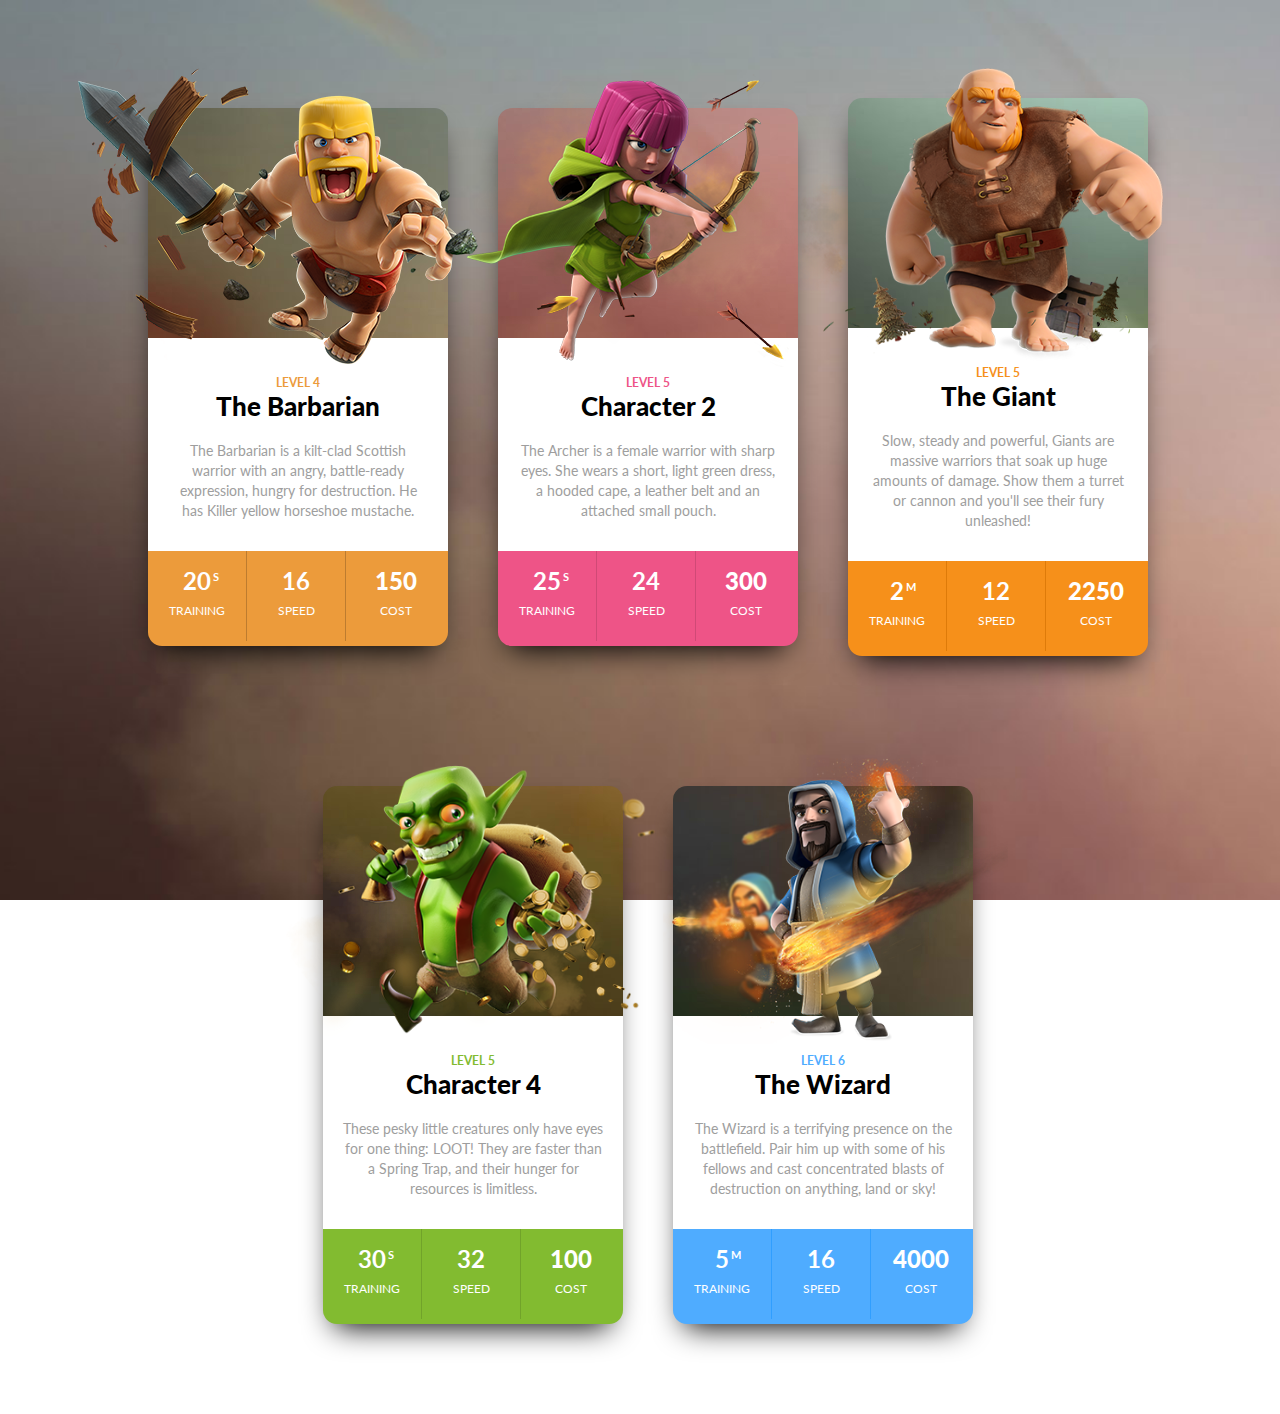
<file: DOM Assignment/04_DOM Project/04_DOM Project/index.html>
<!DOCTYPE html>
<html lang="en">

<head>
    <meta charset="UTF-8" />
    <meta http-equiv="X-UA-Compatible" content="IE=edge" />
    <meta name="viewport" content="width=device-width, initial-scale=1.0" />
    <title>Document</title>
    <link rel="stylesheet" href="./style.css" />
</head>

<body>
    <div class="slide-container">
        <div class="wrapper">
            <div class="clash-card barbarian">
                <div class="clash-card__image clash-card__image--barbarian">
                    <img src="./assets/barbarian.png" alt="barbarian" />
                </div>
                <div class="clash-card__level clash-card__level--barbarian">
                    Level 4
                </div>
                <div>The Barbarian</div>
                <div class="clash-card__unit-description">
                    The Barbarian is a kilt-clad Scottish warrior with an angry,
                    battle-ready expression, hungry for destruction. He has Killer
                    yellow horseshoe mustache.
                </div>

                <div class="clash-card__unit-stats clash-card__unit-stats--barbarian clearfix">
                    <div class="one-third">
                        <div class="stat">20<sup>S</sup></div>
                        <div class="stat-value">Training</div>
                    </div>

                    <div class="one-third">
                        <div class="stat">16</div>
                        <div class="stat-value">Speed</div>
                    </div>

                    <div class="one-third no-border">
                        <div class="stat">150</div>
                        <div class="stat-value">Cost</div>
                    </div>
                </div>
            </div>
            <!-- end clash-card barbarian-->
        </div>
        <!-- end wrapper -->

        <div class="wrapper">
            <div class="clash-card archer">
                <div class="clash-card__image clash-card__image--archer">
                    <img src="./assets/archer.png" alt="archer" />
                </div>
                <div class="clash-card__level clash-card__level--archer">Level 5</div>
                <div>Character 2</div>
                <div class="clash-card__unit-description">
                    The Archer is a female warrior with sharp eyes. She wears a short,
                    light green dress, a hooded cape, a leather belt and an attached
                    small pouch.
                </div>

                <div class="clash-card__unit-stats clash-card__unit-stats--archer clearfix">
                    <div class="one-third">
                        <div class="stat">25<sup>S</sup></div>
                        <div class="stat-value">Training</div>
                    </div>

                    <div class="one-third">
                        <div class="stat">24</div>
                        <div class="stat-value">Speed</div>
                    </div>

                    <div class="one-third no-border">
                        <div class="stat">300</div>
                        <div class="stat-value">Cost</div>
                    </div>
                </div>
            </div>
            <!-- end clash-card archer-->
        </div>
        <!-- end wrapper -->

        <div class="wrapper">
            <div class="clash-card giant">
                <div class="clash-card__image clash-card__image--giant">
                    <img src="./assets/giant.png" alt="giant" />
                </div>
                <div class="clash-card__level clash-card__level--giant">Level 5</div>
                <div>The Giant</div>
                <div class="clash-card__unit-description">
                    Slow, steady and powerful, Giants are massive warriors that soak up
                    huge amounts of damage. Show them a turret or cannon and you'll see
                    their fury unleashed!
                </div>

                <div class="clash-card__unit-stats clash-card__unit-stats--giant clearfix">
                    <div class="one-third">
                        <div class="stat">2<sup>M</sup></div>
                        <div class="stat-value">Training</div>
                    </div>

                    <div class="one-third">
                        <div class="stat">12</div>
                        <div class="stat-value">Speed</div>
                    </div>

                    <div class="one-third no-border">
                        <div class="stat">2250</div>
                        <div class="stat-value">Cost</div>
                    </div>
                </div>
            </div>
            <!-- end clash-card giant-->
        </div>
        <!-- end wrapper -->

        <div class="wrapper">
            <div class="clash-card goblin">
                <div class="clash-card__image clash-card__image--goblin">
                    <img src="./assets/goblin.png" alt="goblin" />
                </div>
                <div class="clash-card__level clash-card__level--goblin">Level 5</div>
                <div>Character 4</div>
                <div class="clash-card__unit-description">
                    These pesky little creatures only have eyes for one thing: LOOT!
                    They are faster than a Spring Trap, and their hunger for resources
                    is limitless.
                </div>

                <div class="clash-card__unit-stats clash-card__unit-stats--goblin clearfix">
                    <div class="one-third">
                        <div class="stat">30<sup>S</sup></div>
                        <div class="stat-value">Training</div>
                    </div>

                    <div class="one-third">
                        <div class="stat">32</div>
                        <div class="stat-value">Speed</div>
                    </div>

                    <div class="one-third no-border">
                        <div class="stat">100</div>
                        <div class="stat-value">Cost</div>
                    </div>
                </div>
            </div>
            <!-- end clash-card goblin-->
        </div>
        <!-- end wrapper -->

        <div class="wrapper">
            <div class="clash-card wizard">
                <div class="clash-card__image clash-card__image--wizard">
                    <img src="./assets/wizard.png" alt="wizard" />
                </div>
                <div class="clash-card__level clash-card__level--wizard">Level 6</div>
                <div>The Wizard</div>
                <div class="clash-card__unit-description">
                    The Wizard is a terrifying presence on the battlefield. Pair him up
                    with some of his fellows and cast concentrated blasts of destruction
                    on anything, land or sky!
                </div>

                <div class="clash-card__unit-stats clash-card__unit-stats--wizard clearfix">
                    <div class="one-third">
                        <div class="stat">5<sup>M</sup></div>
                        <div class="stat-value">Training</div>
                    </div>

                    <div class="one-third">
                        <div class="stat">16</div>
                        <div class="stat-value">Speed</div>
                    </div>

                    <div class="one-third no-border">
                        <div class="stat">4000</div>
                        <div class="stat-value">Cost</div>
                    </div>
                </div>
            </div>
            <!-- end clash-card wizard-->
        </div>
        <!-- end wrapper -->
    </div>
    <!-- end container -->
    <script>
        const barbarian=document.getElementsByClassName('clash-card__unit-stats--barbarian')[0];
        console.log(barbarian.style.backgroundColor='#ec9b3b');

        const archer=document.getElementsByClassName('clash-card__unit-stats--archer')[0];
        console.log(archer.style.backgroundColor='#ee5487');

        const gian=document.getElementsByClassName('clash-card__unit-stats--giant')[0];
        console.log(gian.style.backgroundColor='#f6901a');

        const goblin=document.getElementsByClassName('clash-card__unit-stats--goblin')[0];
        console.log(goblin.style.backgroundColor='#82bb30');

        const wizard=document.getElementsByClassName('clash-card__unit-stats--wizard')[0];
        console.log(wizard.style.backgroundColor='#4facff');

        const num=document.getElementsByClassName("stat");
        [...num].map(i => i.style.color='white');

        const string=document.getElementsByClassName("stat-value");
        [...string].map(i => i.style.color='white');
    </script>
</body>

</html>
</file>
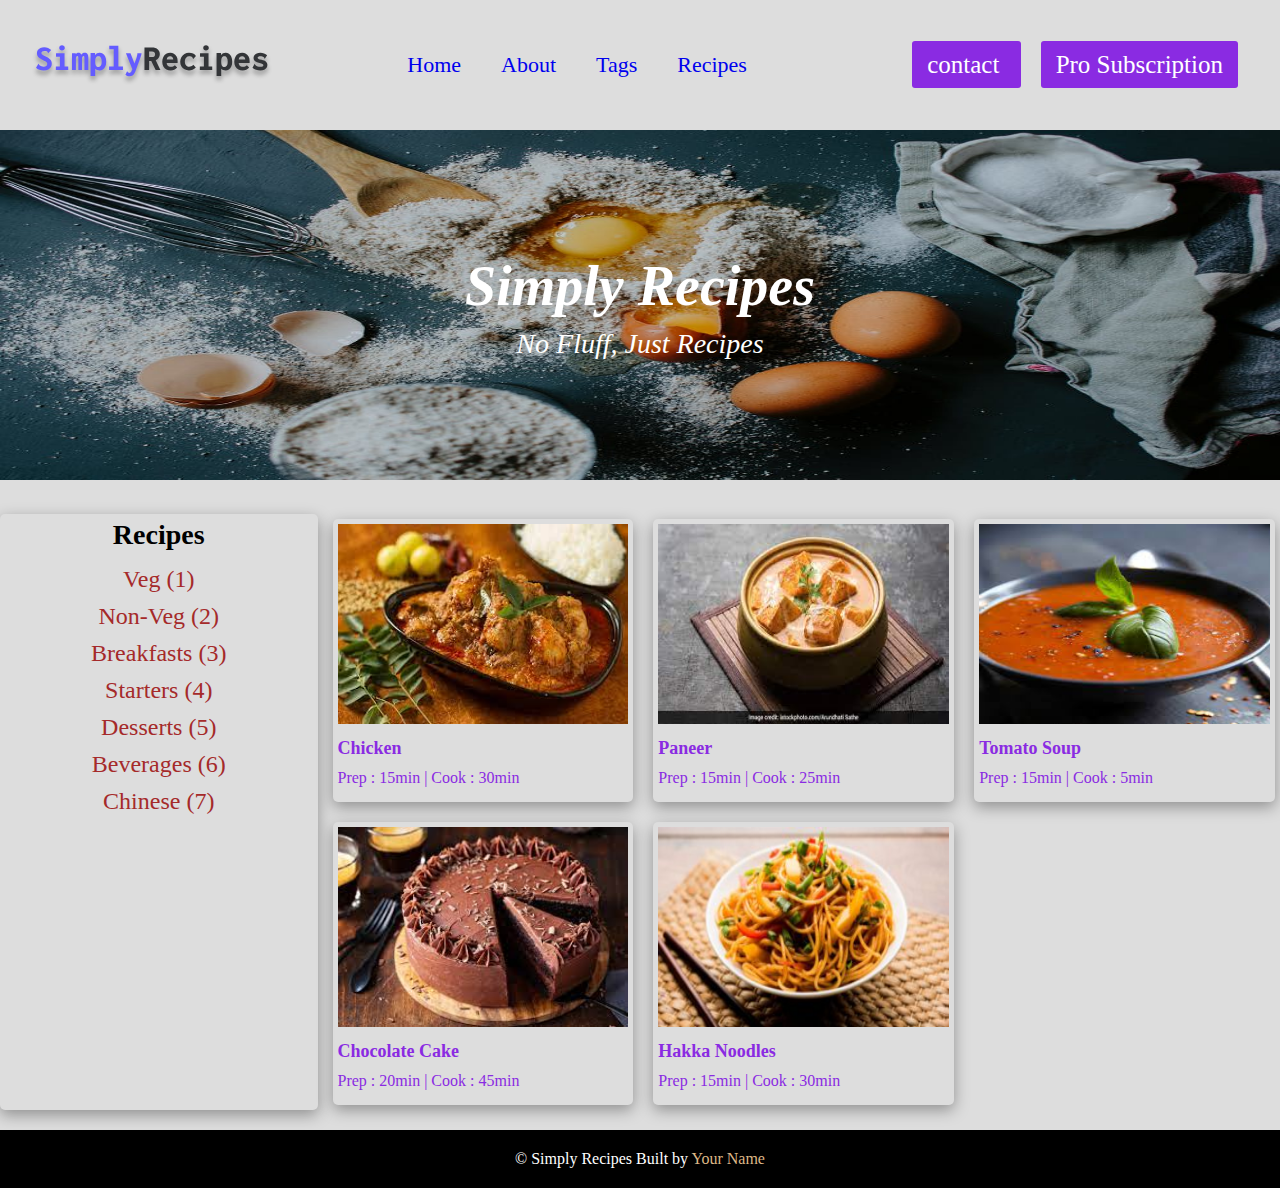
<file: DOM Assignment/05_DOM Project/05_DOM Project/index.html>
<!DOCTYPE html>
<html lang="en">

<head>
    <meta charset="UTF-8" />
    <meta http-equiv="X-UA-Compatible" content="IE=edge" />
    <meta name="viewport" content="width=device-width, initial-scale=1.0" />
    <title>Simply Recipes</title>
    <link rel="stylesheet" href="style.css" />
    <link rel="shortcut icon" href="/img/favicon.ico" type="image/x-icon">
</head>

<body>
    <nav class="navbar">
        <div class="nav-center">
            <div class="nav-header">
                <a href="index.html" class="nav-logo">
                    <img src="./img/logo.svg" alt="Simply Recipes" />
                </a>
            </div>
            <div class="nav-links">
                <a href="index.html" class="nav-link"> home </a>
                <a href="index.html" class="nav-link"> about </a>
                <a href="index.html" class="nav-link"> tags </a>
                <a href="index.html" class="nav-link"> recipes </a>
            </div>
            <div>
                <a href="index.html" class="btn"> contact </a>
            </div>
        </div>
    </nav>
    <main class="page">
        <header class="hero">
            <div class="hero-container">
                <img src="./img/main.jpeg" alt="Main Image">
                <div class="hero-text">
                    <h1>Simply Recipes</h1>
                    <h4>No Fluff, Just Recipes</h4>
                </div>
            </div>
        </header>
        <section class="recipes-container">
            <div class="tags-container">
                <h4 class="text-r">recipes</h4>
                <div>
                    <a href="#"> Veg (1)</a>
                    <a href="#"> Non-Veg (2)</a>
                    <a href="#"> Breakfasts (3)</a>
                    <a href="#"> Starters (4)</a>
                    <a href="#"> Desserts (5)</a>
                    <a href="#"> Beverages (6)</a>
                </div>
            </div>
            <div class="recipe-gallery">
                <div class="card">
                    <a href="#" class="recipe-text">
                        <img src="./img/recipe-1.jpeg" class="recipe-img" />
                        <h5 class="recipe-name">Chicken</h5>
                        <p class="recipe-disp">Prep : 15min | Cook : 30min</p>
                    </a>
                </div>
                <div class="card">
                    <a href="#" class="recipe-text">
                        <img src="./img/recipe-2.jpeg" class="recipe-img " />
                        <h5 class="recipe-name">Paneer</h5>
                        <p class="recipe-disp">Prep : 15min | Cook : 25min</p>
                    </a>
                </div>
                <div class="card">
                    <a href="#" class="recipe-text">
                        <img src="./img/recipe-3.jpeg" class="recipe-img " />
                        <h5 class="recipe-name">Tomato Soup</h5>
                        <p class="recipe-disp">Prep : 15min | Cook : 5min</p>
                    </a>
                </div>
                <div class="card">
                    <a href="#" class="recipe-text">
                        <img src="./img/recipe-4.jpeg" class="recipe-img " />
                        <h5 class="recipe-name">Chocolate Cake</h5>
                        <p class="recipe-disp">Prep : 20min | Cook : 45min</p>
                    </a>
                </div>
                <div class="card">
                    <a href="#" class="recipe-text">
                        <img src="./img/recipe-5.jpeg" class="recipe-img " />
                        <h5 class="recipe-name">Hakka Noodles</h5>
                        <p class="recipe-disp">Prep : 15min | Cook : 30min</p>
                    </a>
                </div>
            </div>
        </section>
    </main>

    <footer class="page-footer">
        <p>
            &copy;
            <span class="footer-logo">Simply Recipes</span> Built by
            <a href=#>Your Name</a>
        </p>
    </footer>

    <script>
        const button=document.createElement("a");
        button.innerText='Pro Subscription';
        button.setAttribute("class","btn ");
        button.setAttribute("herf","index.html")
        button.setAttribute("style","border :0");
        const pos=document.getElementsByClassName("nav-center")[0].lastElementChild;
        console.log(pos.append(button));
        // console.log(pos.lastChild.innerText);
        const foodname=document.getElementsByClassName("recipe-name");
        [...foodname].map(j =>j.style.color='blueviolet');

        const foodtime=document.getElementsByClassName("recipe-disp");
        [...foodtime].map(j =>j.style.color='blueviolet');


        const fooditem=document.createElement("a");
        fooditem.innerText='Chinese (7)';
        const pos1=document.getElementsByClassName("tags-container")[0].lastElementChild;
        pos1.appendChild(fooditem);

    </script>
</body>

</html>




<!-- 
    const ab = document.querySelector(".nav-links")
let x = document.createElement("a")
x.classList.add("btn")
x.textContent="Recipes 2"
'Recipes 2'
ab.append(x)
 -->
</file>
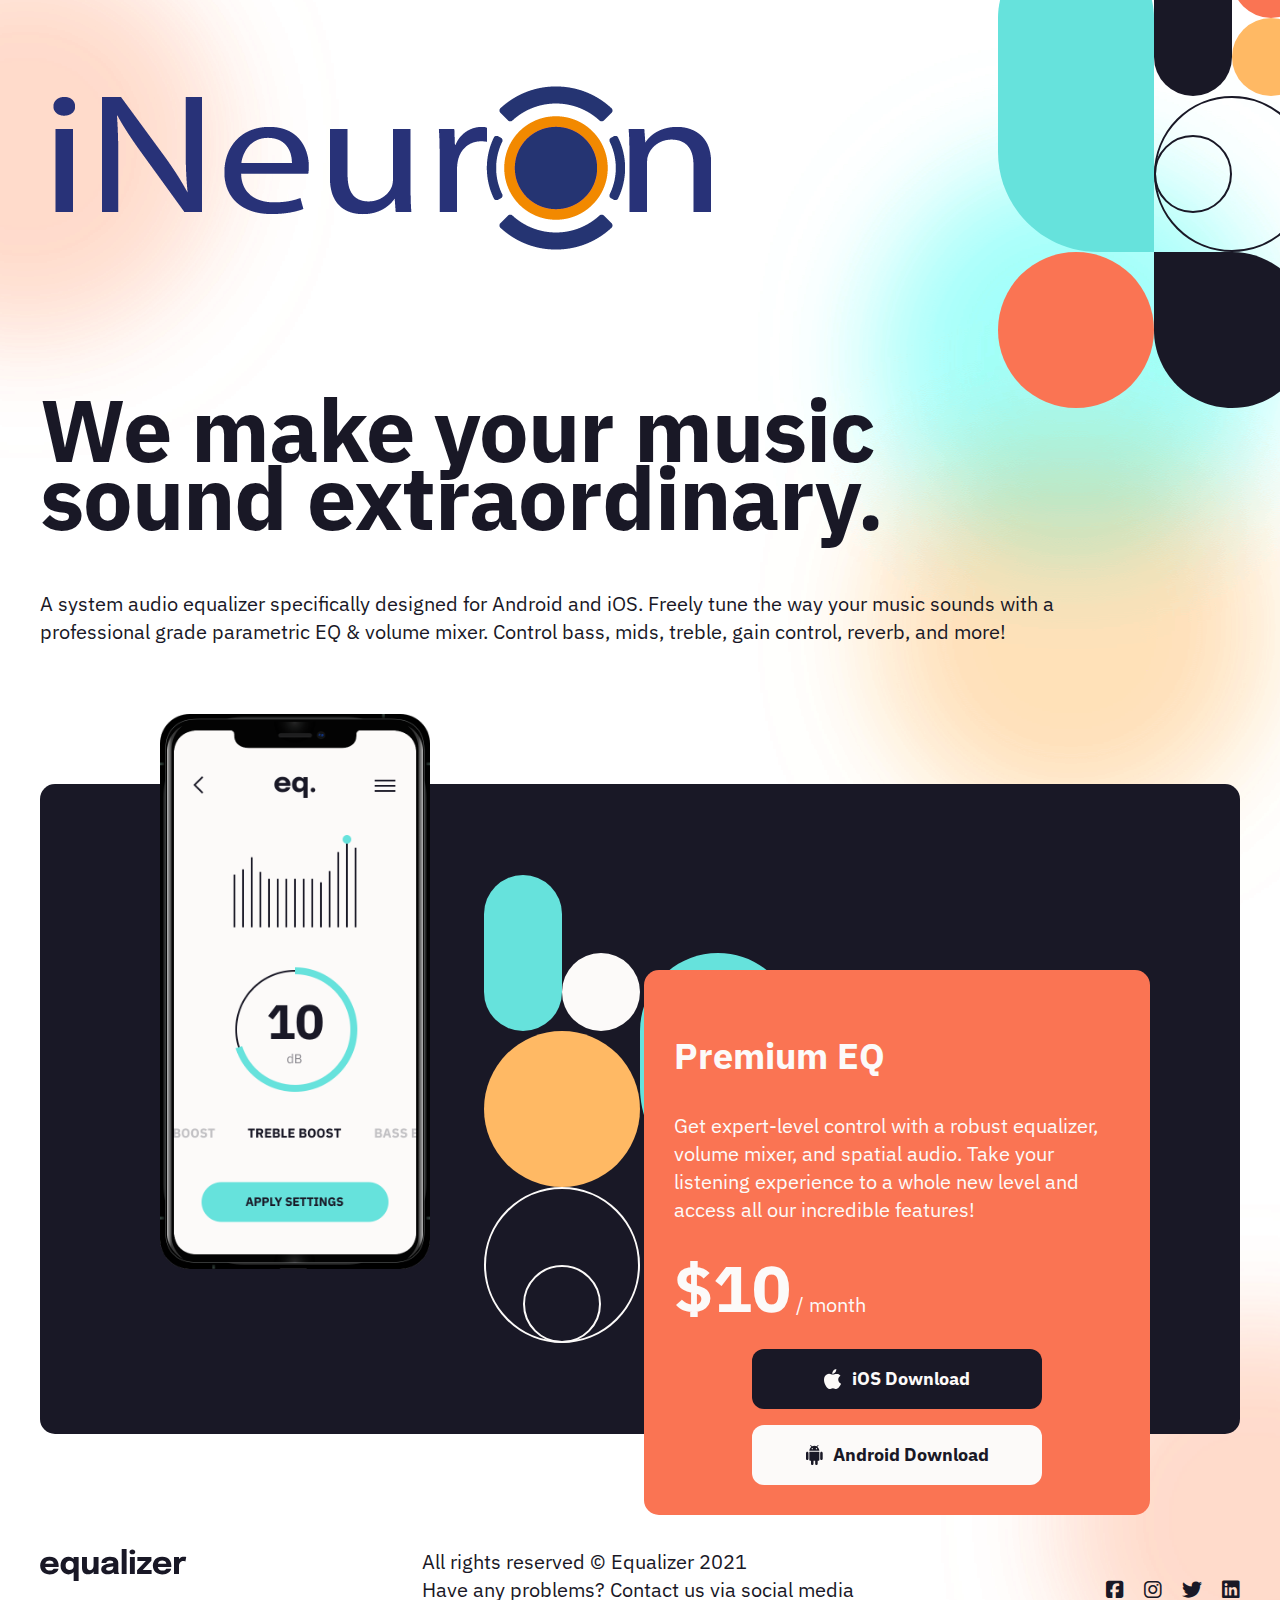
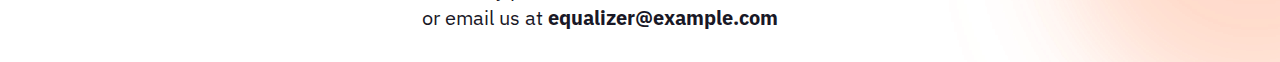
<file: DOM Assignment/06_DOM Project/06_DOM Project/index.html>
<!DOCTYPE html>
<html lang="en">

<head>
  <meta charset="UTF-8">
  <meta name="viewport" content="width=device-width, initial-scale=1.0">

  <link rel="stylesheet" href="./css/style.css">
  <title>DOM Project 3</title>
</head>

<body>

  <main>
    <div class="top_img"><img src="./assets/bg-pattern-1.svg" alt="Background top image"></div>
    <header><img src="./assets/logo.svg" alt="Logo" class="logo"></header>
    <section class="hero">
      <h1>We make your music sound extraordinary.</h1>
      <p>A system audio equalizer specifically designed for Android and iOS. Freely tune the
        way your music sounds with a professional grade parametric EQ & volume mixer. Control
        bass, mids, treble, gain control, reverb, and more!</p>
    </section>

    <section class="app">
      <div class="app_img">
        <img src="./assets/illustration-app.png" alt="Ilustration app">
      </div>
      <div class="app_info">
        <h2>Premium EQ</h2>
        <p>Get expert-level control with a robust equalizer, volume mixer, and spatial audio. Take
          your listening experience to a whole new level and access all our incredible features!</p>
        <div class="app_price">
          <span>$4</span> / month
        </div>
        <div class="buttons">
          <div class="button iosDownload">
            <img src="./assets/icon-apple.svg" alt="iOS button">
            <span>iOS Download</span>
          </div>
          <div class="button androidDownload">
            <img src="./assets/icon-android.svg" alt="Android button">
            <span>Android Download</span>
          </div>
        </div>
      </div>
    </section>

    <footer>
      <div class="footer_logo"><img src="./assets/logo.svg" alt="Logo" class="logo"></div>
      <div class="footer_text">
        <div class="footer_copy">All rights reserved © Equalizer 2021</div>
        <div class="footer_problems"> Have any problems? Contact us via social media or email us at
          <strong>equalizer@example.com </strong>
        </div>
      </div>

      <div class="footer_social">
        <div class="footer_social_ico"><i class="fa-brands fa-square-facebook"></i></div>
        <div class="footer_social_ico"><i class="fa-brands fa-instagram"></i></div>
        <div class="footer_social_ico"><i class="fa-brands fa-twitter"></i></div>
      </div>

    </footer>
  </main>
<script>
  const logo=document.getElementsByClassName("logo")[0];
  logo.setAttribute("src","./assets/ineuron-logo.png");

  const amount=document.querySelector(".app_price span");
  amount.innerHTML='$10';

  let div=document.createElement("div");
  div.setAttribute('class','footer_social_ico');
  let i=document.createElement("i");
  i.setAttribute("class",'fa-brands fa-linkedin');
  let pos=document.querySelector(".footer_social");
  console.log(pos);
  div.appendChild(i);

  pos.appendChild(div);

</script>

  <link rel="stylesheet" href="https://cdnjs.cloudflare.com/ajax/libs/font-awesome/6.2.0/css/all.min.css">
</body>

</html>
</file>
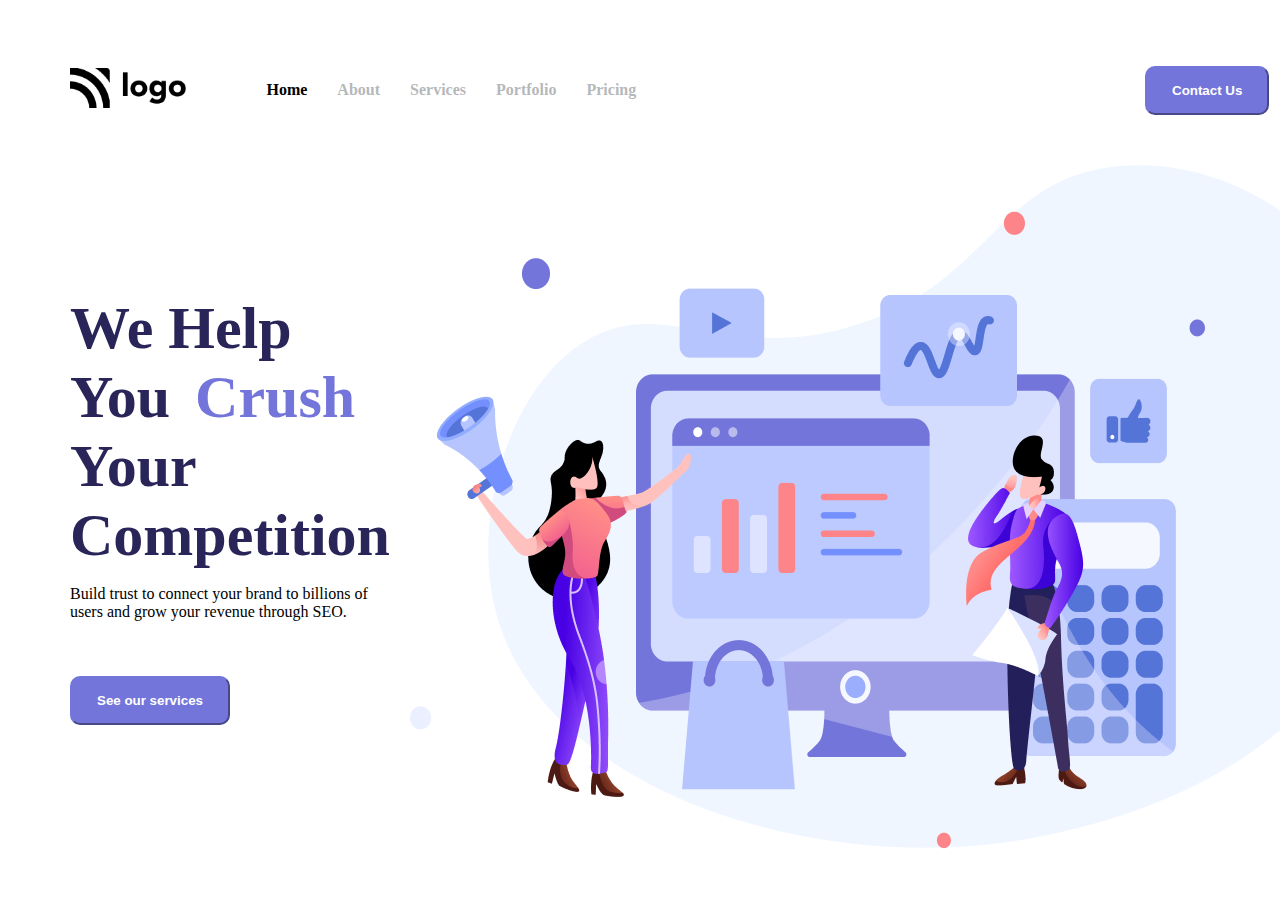
<file: Projects(HTML & CSS)/WEEK3/FSJS 2.0 Project 01/index.html>
<!DOCTYPE html>
<html lang="en">
  <head>
    <meta charset="UTF-8" />
    <meta http-equiv="X-UA-Compatible" content="IE=edge" />
    <meta name="viewport" content="width=device-width, initial-scale=1.0" />
    <!-- stylesheet -->
    <link rel="stylesheet" href="style.css" />
    <!-- Font -->
    <link rel="preconnect" href="https://fonts.googleapis.com" />
    <link rel="preconnect" href="https://fonts.gstatic.com" crossorigin />
    <link
      href="https://fonts.googleapis.com/css2?family=Poppins:wght@200;300;400;500;600;700;800&display=swap"
      rel="stylesheet"
    />
    <title>SEO Master</title>
  </head>
  <body>
    <div class="container">
      <section aria-label="navbar">
        <nav class="navbar-container">
          <div>
            <img src="./assets/Logo.png" alt="brand-logo" />
          </div>
          <div class="grow-list">
            <ul class="list">
              <li class="list-item">Home</li>
              <li class="list-item">About</li>
              <li class="list-item">Services</li>
              <li class="list-item">Portfolio</li>
              <li class="list-item">Pricing</li>
            </ul>
          </div>
          <div class="button-group">
            <button class="nav-button">Contact Us</button>
          </div>
        </nav>
      </section>
      <!-- Banner -->
      <section aria-label="banner">
        <div class="banner-container">
          <!-- Left text -->
          <div>
            <h1 class="heading-text">
              We Help You <span>Crush</span> Your Competition
            </h1>
            <p class="description">
              Build trust to connect your brand to billions of users and grow
              your revenue through SEO.
            </p>
            <button class="nav-button btn">See our services</button>
          </div>
          <!-- Right Text -->
          <div>
            <img src="./assets/Header Illustration.png" alt="illustration" />
          </div>
        </div>
      </section>
    </div>
  </body>
</html>
</file>
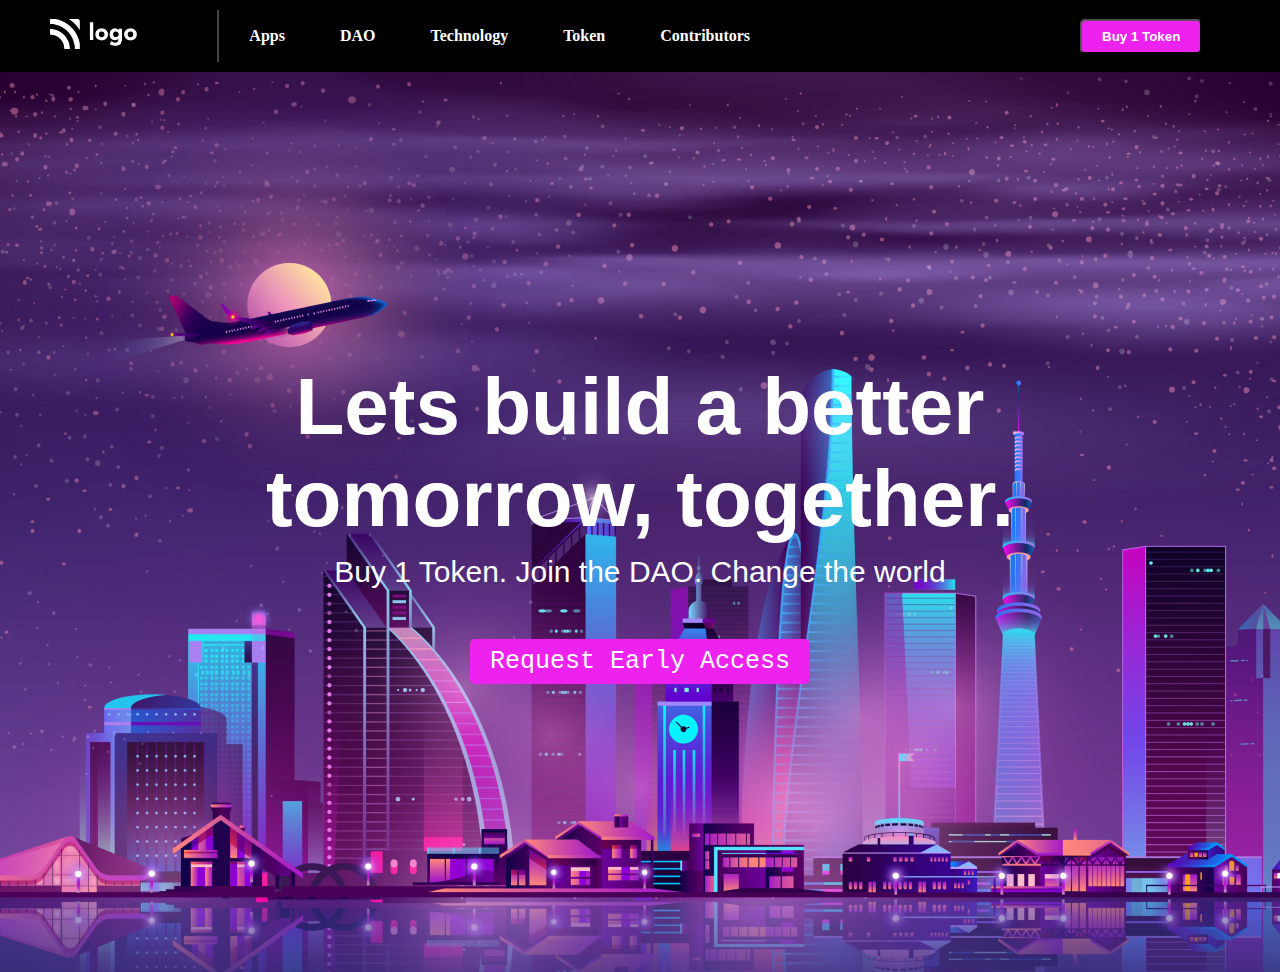
<file: Projects(HTML & CSS)/WEEK3/FSJS 2.0 Project 02/index.html>
<!DOCTYPE html>
<html lang="en">
  <head>
    <meta charset="UTF-8" />
    <meta http-equiv="X-UA-Compatible" content="IE=edge" />
    <meta name="viewport" content="width=device-width, initial-scale=1.0" />
    <link rel="stylesheet" href="style.css" />
    <link rel="preconnect" href="https://fonts.googleapis.com" />
    <link rel="preconnect" href="https://fonts.gstatic.com" crossorigin />
    <link
      href="https://fonts.googleapis.com/css2?family=Poppins:wght@200;300;400;500;600;700;800&display=swap"
      rel="stylesheet"
    />
    <link rel="preconnect" href="https://fonts.googleapis.com" />
    <link rel="preconnect" href="https://fonts.gstatic.com" crossorigin />
    <link
      href="https://fonts.googleapis.com/css2?family=Montserrat:wght@600;700;800&display=swap"
      rel="stylesheet"
    />

    <title>Crypto Market</title>
  </head>
  <body>
    <div class="container">
      <section aria-label="navbar">
        <nav class="navbar">
          <div>
            <img src="./assets/white-logo.png" alt="logo" class="logo" />
          </div>
          <div class="line"></div>
          <div class="grow-list">
            <ul class="list">
              <li class="list-item">Apps</li>
              <li class="list-item">DAO</li>
              <li class="list-item">Technology</li>
              <li class="list-item">Token</li>
              <li class="list-item">Contributors</li>
            </ul>
          </div>
          <div>
            <button class="button-small">Buy 1 Token</button>
          </div>
        </nav>
      </section>
      <!-- Hero Section -->
      <section aria-label="hero">
        <div class="hero">
          <h1 class="hero-heading">Lets build a better tomorrow, together.</h1>
          <p class="hero-description">
            Buy 1 Token. Join the DAO. Change the world
          </p>
          <button class="button-large">Request Early Access</button>
        </div>
      </section>
    </div>
  </body>
</html>
</file>
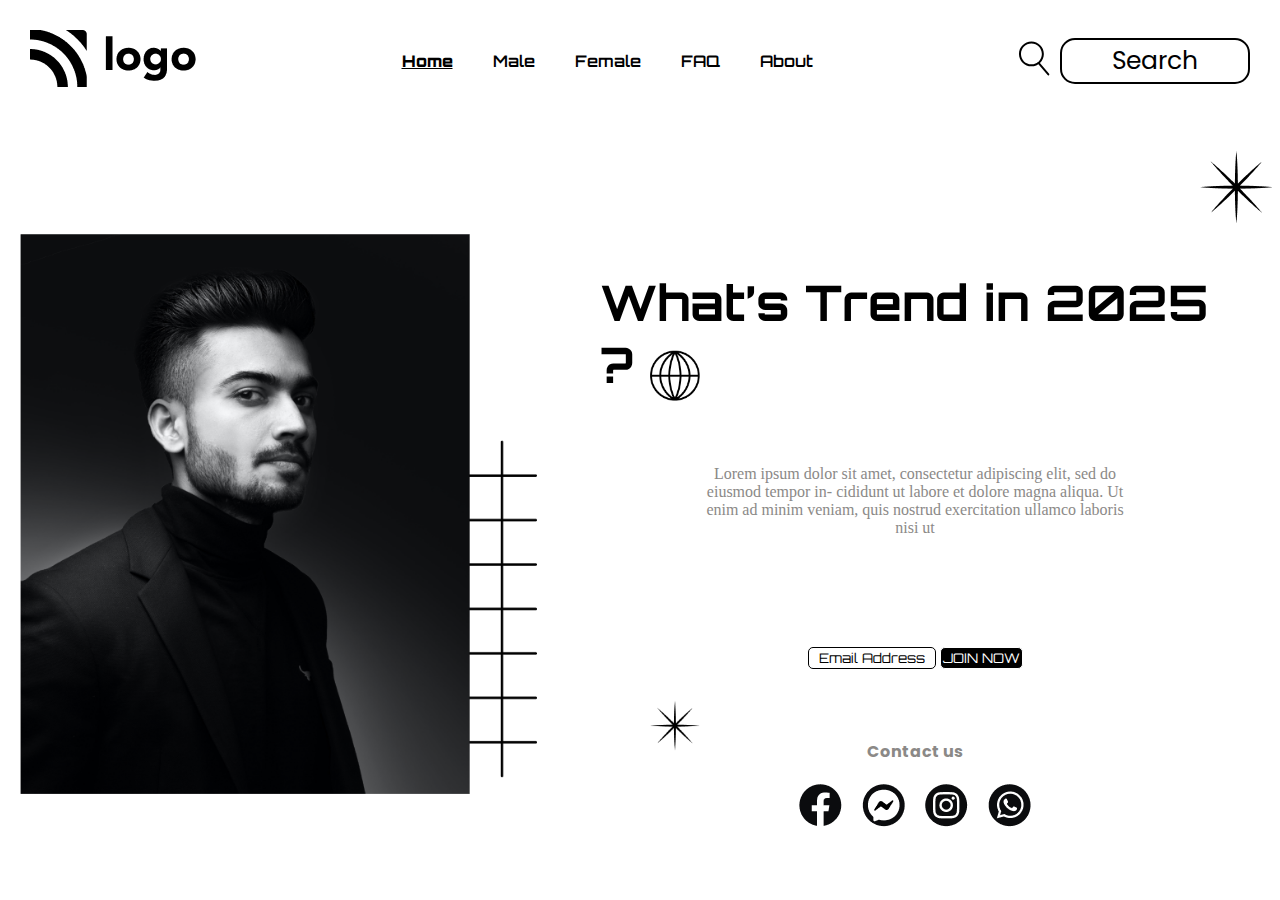
<file: Projects(HTML & CSS)/WEEK3/FSJS 2.0 Project 03/index.html>
<!DOCTYPE html>
<html lang="en">
  <head>
    <meta charset="UTF-8" />
    <meta http-equiv="X-UA-Compatible" content="IE=edge" />
    <meta name="viewport" content="width=device-width, initial-scale=1.0" />
    <!-- CSS File -->
    <link rel="stylesheet" href="./style.css" />
    <!-- Font Orbiton -->
    <link rel="preconnect" href="https://fonts.googleapis.com" />
    <link rel="preconnect" href="https://fonts.gstatic.com" crossorigin />
    <link
      href="https://fonts.googleapis.com/css2?family=Orbitron:wght@400;500;600;700;800&display=swap"
      rel="stylesheet"
    />

    <!-- FONT Poppins -->
    <link rel="preconnect" href="https://fonts.googleapis.com" />
    <link rel="preconnect" href="https://fonts.gstatic.com" crossorigin />
    <link
      href="https://fonts.googleapis.com/css2?family=Poppins:wght@200;300;400;500;600;700&display=swap"
      rel="stylesheet"
    />
    <title>Fashion Hub</title>
  </head>

  <!-- FSJS 2.0 Project One -->
  <body>
    <div class="container">
      <!-- Navbar Section -->
      <section aria-label="navbar">
        <nav class="navbar-container">
          <div>
            <img src="./assets/Logo.png" alt="brand-logo" />
          </div>
          <div>
            <ul class="list">
              <li class="list-item">Home</li>
              <li class="list-item">Male</li>
              <li class="list-item">Female</li>
              <li class="list-item">FAQ</li>
              <li class="list-item">About</li>
            </ul>
          </div>
          <div class="button-group">
            <div class="search-icon">
              <svg
                width="32"
                height="35"
                viewBox="0 0 32 35"
                fill="none"
                xmlns="http://www.w3.org/2000/svg"
              >
                <path
                  d="M13.42 25.34C6.56004 25.34 0.97998 19.76 0.97998 12.9C0.97998 6.03999 6.56004 0.459991 13.42 0.459991C20.28 0.459991 25.86 6.03999 25.86 12.9C25.87 19.76 20.28 25.34 13.42 25.34ZM13.42 2.44999C7.66004 2.44999 2.97998 7.13999 2.97998 12.89C2.97998 18.64 7.66004 23.33 13.42 23.33C19.18 23.33 23.86 18.64 23.86 12.89C23.86 7.13999 19.18 2.44999 13.42 2.44999Z"
                  fill="black"
                />
                <path
                  d="M30.35 34.4C30.07 34.4 29.7899 34.28 29.5899 34.05L19.75 22.53C19.39 22.11 19.44 21.48 19.86 21.12C20.28 20.76 20.91 20.81 21.27 21.23L31.11 32.75C31.47 33.17 31.42 33.8 31 34.16C30.81 34.32 30.58 34.4 30.35 34.4Z"
                  fill="black"
                />
              </svg>
            </div>
            <div><button class="nav-button">Search</button></div>
          </div>
        </nav>
      </section>
      <!-- Hero Banner Section -->
      <section aria-label="banner">
        <div class="hero-container">
          <!-- --------------- -->
          <!-- Patterns -->
          <!-- ---------------- -->
          <span class="square">
            <img src="./assets/squares.png" alt="square-pattern" />
          </span>
          <!-- Star -->
          <span class="star">
            <img src="./assets/start.png" alt="start-pattern" />
          </span>
          <!-- Star -->
          <span class="star">
            <img src="./assets/start.png" alt="start-pattern" />
          </span>
          <!-- Globe -->
          <span class="globe">
            <img src="./assets/globe.png" alt="globe-pattern" />
          </span>
          <div>
            <img src="./assets/Image.png" alt="person-hero-iamge" />
          </div>
          <div class="hero-container-right">
            <h1 class="hero-heading">What’s Trend in 2025 ?</h1>
            <p class="hero-description">
              Lorem ipsum dolor sit amet, consectetur adipiscing elit, sed do
              eiusmod tempor in- cididunt ut labore et dolore magna aliqua. Ut
              enim ad minim veniam, quis nostrud exercitation ullamco laboris
              nisi ut
            </p>
            <div>
              <button class="button-email">Email Address</button>
              <button class="button-join">JOIN NOW</button>
            </div>
            <div>
              <h4 class="contact-heading">Contact us</h4>
              <div class="icons">
                <span>
                  <img src="./assets/Group.png" alt="facebook-icon" />
                </span>
                <span>
                  <img src="./assets/Group (1).png" alt="messenger-icon" />
                </span>
                <span>
                  <img src="./assets/Group (2).png" alt="instagram-icon" />
                </span>
                <span>
                  <img src="./assets/Group (3).png" alt="whatsapp-icon" />
                </span>
              </div>
            </div>
          </div>
        </div>
      </section>
    </div>
  </body>
</html>
</file>
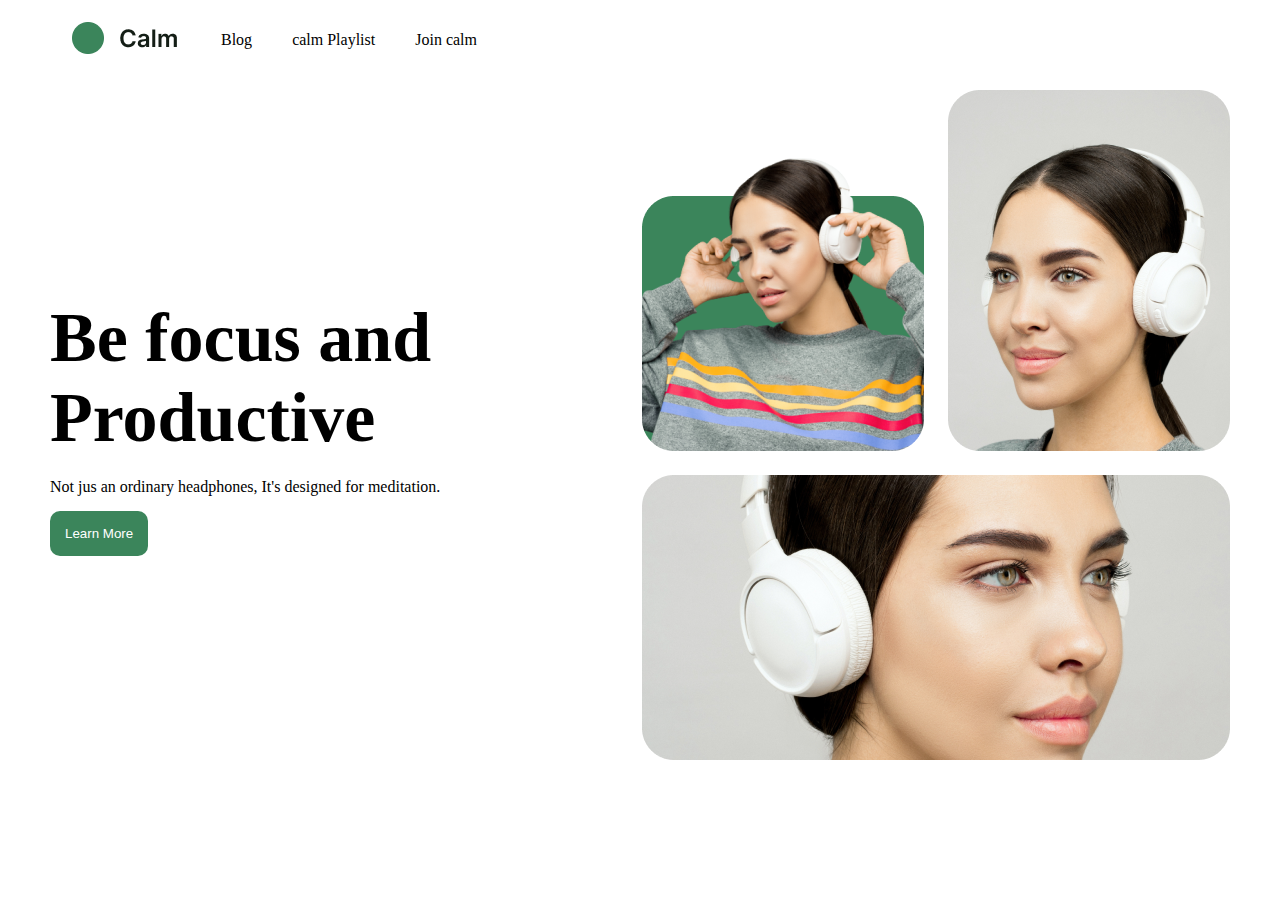
<file: Projects(HTML & CSS)/WEEK4/Project 4/index.html>
<!DOCTYPE html>
<html lang="en">
<head>
    <meta charset="UTF-8">
    <link rel="stylesheet" href="./style.css">
    <meta http-equiv="X-UA-Compatible" content="IE=edge">
    <meta name="viewport" content="width=device-width, initial-scale=1.0">
    <title>clam</title>
</head>
<body>
    <nav>
        <ul>
            <li>
                <img src="./images/logo.png">
            </li>
            <li>Blog</li>
            <li>calm Playlist</li>
            <li>Join calm</li>
        </ul>
    </nav>
    <!-- hero section -->
    <div class="hero">
        <!-- left -->
        <div class="leftmain">
            <h1>Be focus and Productive</h1>
            <p>Not jus an ordinary headphones, It's designed for meditation.</p>
            <button class="btn">Learn More</button>
        </div>
        <!-- right side -->
        <div class="rightside">
        <div >
            <img src="./images/img1.png" alt="">
            <img src="./images/img2.png" alt="">
        </div>
        <div>
            <img src="./images/img3.png" alt="">
        </div>
        </div>
    </div>

</body>
</html>
</file>
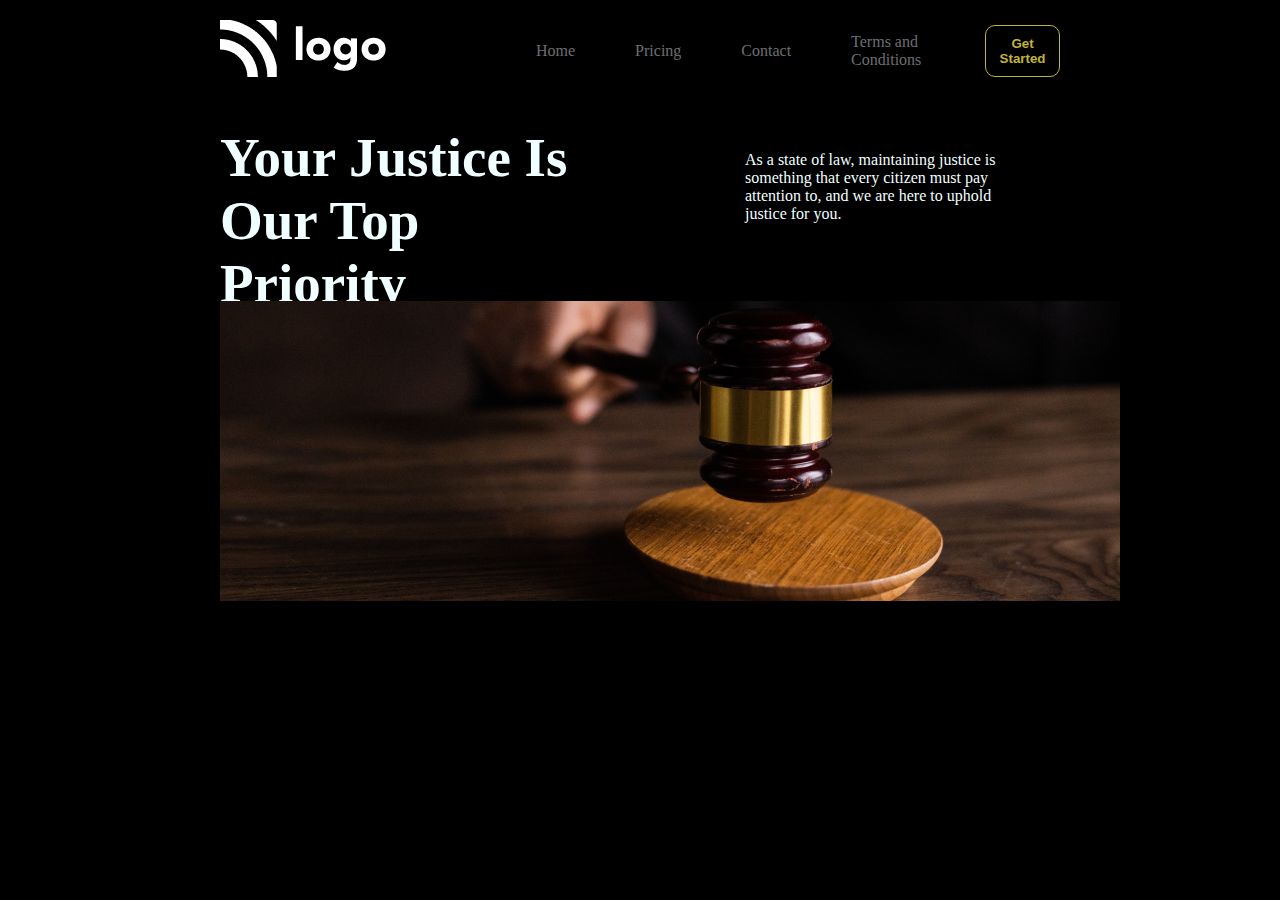
<file: Projects(HTML & CSS)/WEEK4/Project 5/index.html>
<!DOCTYPE html>
<html lang="en">
<head>
    <meta charset="UTF-8">
    <meta http-equiv="X-UA-Compatible" content="IE=edge">
    <meta name="viewport" content="width=device-width, initial-scale=1.0">
    <link rel="stylesheet" href="style.css">
    <title>Justice webpage</title>
</head>
<body>
    <!-- Navigation Bar -->
    <nav class="banner">
        <div>
            <img src="./assets/white-logo.png" alt="">
        </div>
        <div>
            <ul class="list">
                <li>Home</li>
                <li>Pricing</li>
                <li>Contact</li>
                <li>Terms and Conditions</li>
                <button class="btn">Get Started</button>
            </ul>
        </div>
    </nav>
    <!-- hero section -->
    <section class="body">
        <div class="text txt">
            <p >Your Justice Is Our Top Priority</p>
        </div>
        <div class="text txt1">
            <p>As a state of law, maintaining justice is something that every citizen must pay attention to, and we are here to uphold justice for you.</p>
        </div>
        <div class="section">
            <img src="./assets/banner.png" alt="" class="img">
        </div>
    </section>
    
</body>
</html>
</file>
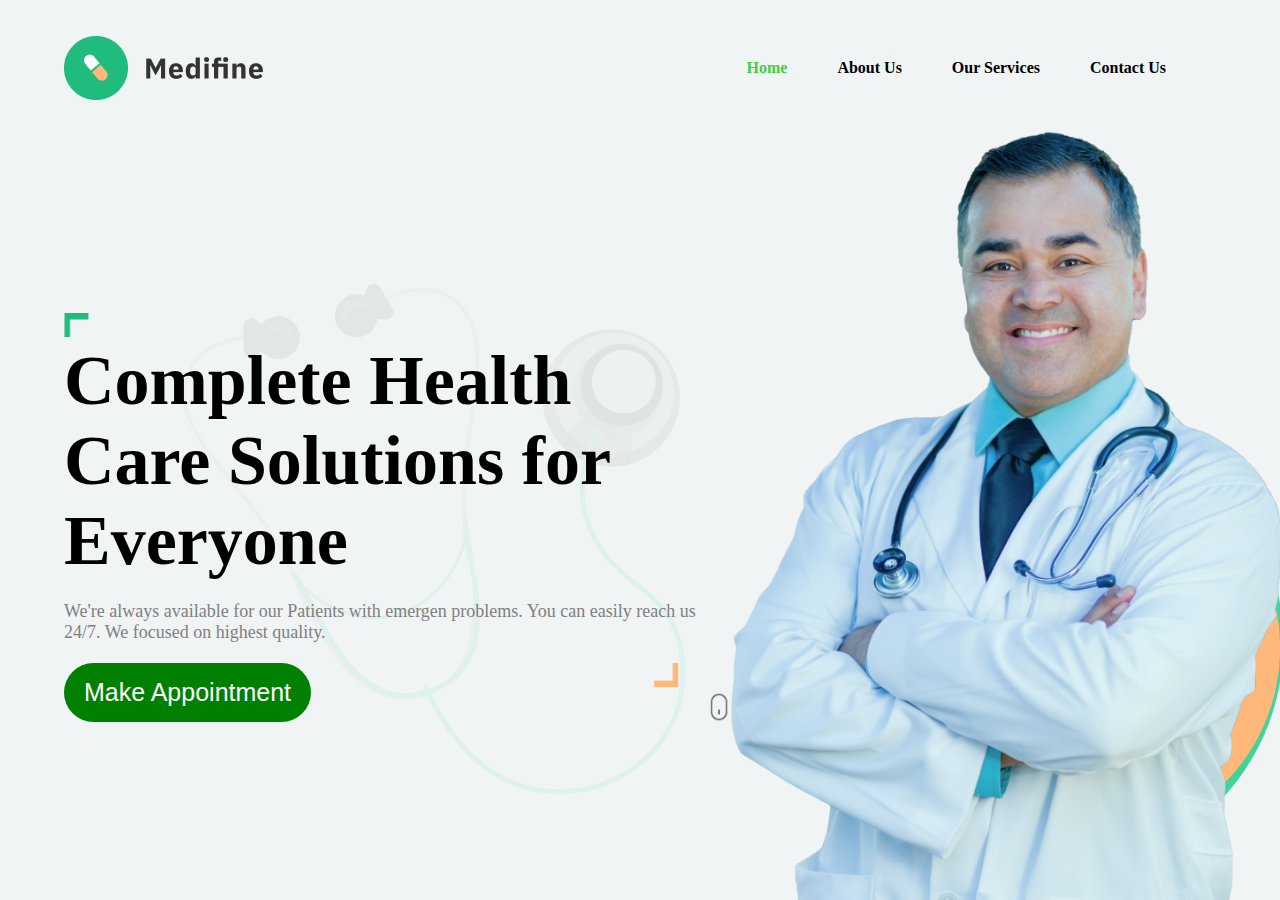
<file: Projects(HTML & CSS)/WEEK4/Project 6/index.html>
<!DOCTYPE html>
<html lang="en">
<head>
    <meta charset="UTF-8">
    <meta http-equiv="X-UA-Compatible" content="IE=edge">
    <meta name="viewport" content="width=device-width, initial-scale=1.0">
    <link rel="stylesheet" href="style.css">
    <title>Medifine</title>
</head>
<body>
    <nav>
        
        <img src="./images/logo.png" alt="">
        <ul>
            <li>Home</li>
            <li>About Us</li>
            <li>Our Services</li>
            <li>Contact Us</li>
        </ul>
    </nav>
    <main>
        <!-- left side -->
        <senction class="leftsection">
            <img class="topsection" src="./images/topAngle.png" alt="">
            <h1>Complete Health Care Solutions for Everyone</h1>
            <p>We're always available for our Patients with emergen problems. You can easily reach us 24/7. We focused on highest quality.</p>
            <img class="bottomangle" src="./images/bottomAngle.png" alt="">
            <img class="stethoscope" src="./images/stethoscope.png" alt="">
            <button>Make Appointment</button>
            <img class="mouse" src="./images/mouse.png" alt="">

        </senction>
        <!-- right side -->
        <senction class="rightsection">
            <img src="./images/greenBox.png" alt="" class="green">
            <img src="./images/yellowBox.png" alt="" class="yellow">
            <img src="./images/doctor.png" alt="" class="doctor">
        </senction>
    </main>
</body>
</html>
</file>
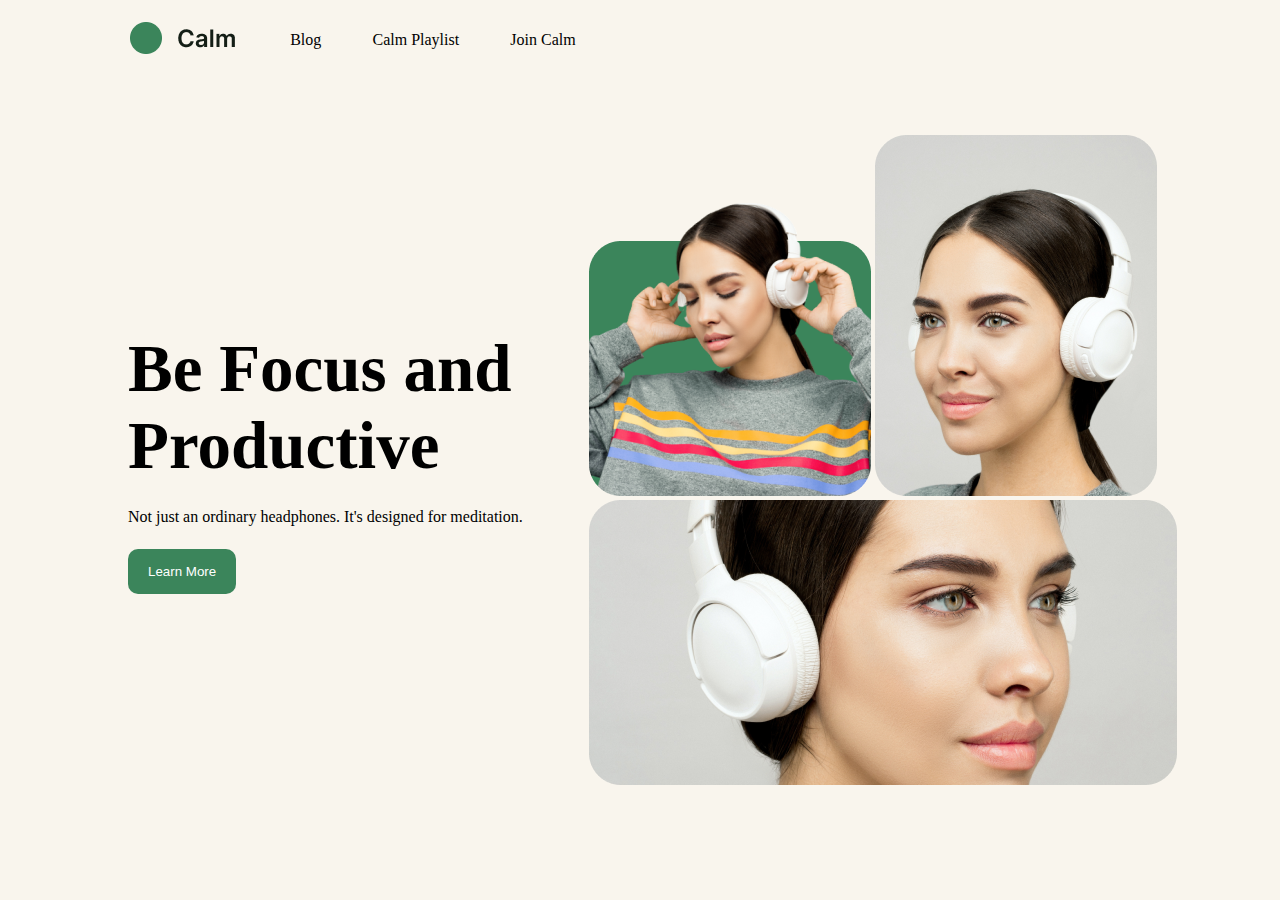
<file: Projects(HTML & CSS)/WEEK4/Saturday/Saturday/Project 1/index.html>
<!DOCTYPE html>
<html lang="en">
<head>
    <meta charset="UTF-8">
    <meta http-equiv="X-UA-Compatible" content="IE=edge">
    <meta name="viewport" content="width=device-width, initial-scale=1.0">
    <link rel="stylesheet" href="./style.css">
    <title>Project 1</title>
</head>
<body>
    <!-- Navbar -->
    <nav>
        <ul>
            <li> <img src="./images/logo.png"/> </li>
            <li>Blog</li>
            <li>Calm Playlist</li>
            <li>Join Calm</li>
        </ul>
    </nav>
    <!--  Main Section -->
    <main>
        <!-- Left Section -->
        <div class="leftmain">
            <h1>Be Focus and Productive</h1>
            <p>Not just an ordinary headphones. It's designed for meditation.</p>
            <button>Learn More</button>
        </div>
        <!-- Right Section -->
        <div class="rightmain">
            <!-- Upper Image -->
            <div>
                <img src="./images/img1.png" alt="Image 1">
                <img src="./images/img2.png" alt="">
                
            </div>
            <!-- Lower Image -->
            <div>
                <img src="./images/img3.png" alt="Image 3">
            </div>

        </div>
    </main>

</body>
</html>
</file>
<file: DOM Assignment/04_DOM Project/04_DOM Project/style.css>
@import url(https://fonts.googleapis.com/css?family=Lato:400,700,900);
*,
*:before,
*:after {
  box-sizing: border-box;
}

body {
  background: linear-gradient(to bottom, #8c7a7a 0%, #af877c 65%, #af877c 100%) fixed;
  background: url("./assets/coc-background.jpg") no-repeat center center fixed;
  background-size: cover;
  font: 14px/20px "Lato", Arial, sans-serif;
  color: #9e9e9e;
  height: 100vh;
  width: 100vw;
  display: flex;
  align-items: center;
  justify-content: space-around;
  overflow-x: hidden;
}

.slide-container {
  margin: auto;
  display: flex;
  gap: 50px;
  align-items: center;
  justify-content: center;
  flex-wrap: wrap;
  padding: 50px 30px;
}

.wrapper {
  padding-top: 40px;
  padding-bottom: 40px;
}
.wrapper:focus {
  outline: 0;
}

.clash-card {
  background: white;
  width: 300px;
  display: inline-block;
  margin: auto;
  border-radius: 19px;
  position: relative;
  text-align: center;
  box-shadow: -1px 15px 30px -12px black;
  z-index: 9999;
}

.clash-card__image {
  position: relative;
  height: 230px;
  margin-bottom: 35px;
  border-top-left-radius: 14px;
  border-top-right-radius: 14px;
}

.clash-card__image--barbarian {
  background: url("./assets/barbarian-bg.jpg");
}
.clash-card__image--barbarian img {
  width: 400px;
  position: absolute;
  top: -65px;
  left: -70px;
}

.clash-card__image--archer {
  background: url("./assets/archer-bg.jpg");
}
.clash-card__image--archer img {
  width: 400px;
  position: absolute;
  top: -34px;
  left: -37px;
}

.clash-card__image--giant {
  background: url("./assets/giant-bg.jpg");
}
.clash-card__image--giant img {
  width: 340px;
  position: absolute;
  top: -30px;
  left: -25px;
}

.clash-card__image--goblin {
  background: url("./assets//goblin-bg.jpg");
}
.clash-card__image--goblin img {
  width: 370px;
  position: absolute;
  top: -21px;
  left: -37px;
}

.clash-card__image--wizard {
  background: url("./assets/wizard-bg.jpg");
}
.clash-card__image--wizard img {
  width: 345px;
  position: absolute;
  top: -28px;
  left: -10px;
}

.clash-card__level {
  text-transform: uppercase;
  font-size: 12px;
  font-weight: 700;
  margin-bottom: 3px;
}

.clash-card__level--barbarian {
  color: #ec9b3b;
}

.clash-card__level--archer {
  color: #ee5487;
}

.clash-card__level--giant {
  color: #f6901a;
}

.clash-card__level--goblin {
  color: #82bb30;
}

.clash-card__level--wizard {
  color: #4facff;
}

.clash-card div:nth-child(3) {
  font-size: 26px;
  color: black;
  font-weight: 900;
  margin-bottom: 5px;
}

.clash-card__unit-description {
  padding: 20px;
  margin-bottom: 10px;
}


.clash-card__unit-stats--barbarian .one-third {
  border-right: 1px solid #bd7c2f;
}


.clash-card__unit-stats--archer .one-third {
  border-right: 1px solid #d04976;
}


.clash-card__unit-stats--giant .one-third {
  border-right: 1px solid #de7b09;
}


.clash-card__unit-stats--goblin .one-third {
  border-right: 1px solid #71a32a;
}

.clash-card__unit-stats--wizard .one-third {
  border-right: 1px solid #309eff;
}

.clash-card__unit-stats {

  font-weight: 700;
  border-bottom-left-radius: 14px;
  border-bottom-right-radius: 14px;
}
.clash-card__unit-stats .one-third {
  width: 33%;
  float: left;
  padding: 20px 15px;
}
.clash-card__unit-stats sup {
  position: absolute;
  bottom: 4px;
  font-size: 45%;
  margin-left: 2px;
}
.clash-card__unit-stats .stat {
  position: relative;
  font-size: 24px;
  margin-bottom: 10px;
}
.clash-card__unit-stats .stat-value {
  text-transform: uppercase;
  font-weight: 400;
  font-size: 12px;
}
.clash-card__unit-stats .no-border {
  border-right: none;
}

.clearfix:after {
  visibility: hidden;
  display: block;
  font-size: 0;
  content: " ";
  clear: both;
  height: 0;
} 

.slick-prev {
  left: 100px;
  z-index: 999;
}

.slick-next {
  right: 100px;
  z-index: 999;
}
</file>
<file: DOM Assignment/05_DOM Project/05_DOM Project/style.css>
*{
    margin: 0;
    padding: 0;
    box-sizing: border-box;
}

body{
    background-color: #dddddd;
    max-width: 1400px;
    margin: 0 auto;
}

.navbar{
    padding: 32px;
}

.nav-center{
    display: flex;
    justify-content: space-between;
    align-items: center;
}

.nav-links{
    display: flex;
    align-items: center;
    font-size: 22px;

}

.recipe-text{
    text-transform: capitalize;
    text-decoration: none;
    color: black;
}

a{
    text-decoration: none;
}

.nav-link{
    padding: 20px 10px;
}

.nav-links a{
    margin-right: 20px;
    text-transform: capitalize;
    text-decoration: none;
}

.btn{
    background-color: blueviolet;
    padding: 10px 15px;
    color: white;
    border-radius: 3px;
    margin: 10px;
    font-size: 25px;
}

.hero-container{
    position: relative;
    text-align: center;
    margin-bottom: 30px;
}

.hero-container img{
    width: 100%;
    height: 350px;
}

.hero-text{
    position: absolute;
    top: 50%;
    left:50% ;
    transform: translate(-50%,-50%);
}

.hero-text h1{
    font-size: 56px;
    color: white;
    margin-bottom: 10px;
    font-style: italic;
}

.hero-text h4{
    font-size: 28px;
    color: white;
    font-weight: 400;
    font-style: italic;
}


.recipes-container{
    margin: 0 auto;
    display: grid;
    grid-template-columns: 1fr 3fr;
    gap: 10px;
}

.recipe-gallery{
    display: grid;
    grid-template-columns: 1fr 1fr 1fr;
    gap: 20px;
}
.recipe-gallery .card {
    box-shadow: rgba(0, 0, 0, 0.35) 0px 5px 15px;

}

.recipes-container div{
    padding: 5px;
    border-radius: 5px;

} 

.recipe-img{
    width: 100%;
    height: 200px;
}

.recipe-name{
    text-transform: capitalize;
    font-size: 18px;
    margin-top: 10px;
}

.recipe-disp{
    text-transform: capitalize;
    font-size: 16px;
    margin: 10px 0;
}

.tags-container{
    text-align: center;
    box-shadow: rgba(0, 0, 0, 0.35) 0px 5px 15px;

}

.tags-container div:nth-child(2) {
    display: flex;
    flex-direction: column;
    box-shadow: none;

}

.tags-container div:nth-child(2)> a{
    margin-bottom: 10px;
    font-size: 24px;
    color: brown;
    text-transform: capitalize;
}

.text-r{
    font-size: 28px;
    text-transform: capitalize;
    margin-bottom: 10px;
}

.page-footer{
    text-align: center;
    background-color: black;
    color: white;
    padding: 20px;
    margin-top: 20px;
}

.page-footer a{
    text-decoration: none;
    color: burlywood;
    
}
</file>
<file: DOM Assignment/06_DOM Project/06_DOM Project/css/style.css>
@import url('https://fonts.googleapis.com/css2?family=IBM+Plex+Sans:wght@400;700&display=swap');

:root{
    --color1: #66E2DC;
    --color2:#FA7453;
    --color3:#FFB964;
    --color4:#FCFAF9;
    --color5:#191826;

    /*Typo*/
    --ff: 'IBM Plex Sans', sans-serif;
    /*h1*/
    --h1-lh:68px;
    --h1-ls: -1px;
    --h1-fw:700;
    --h1-fs:88px;

    /*h2*/
    --h2-lh:52px;
    --h2-fw: 700;
    --h2-fs:40px;

    /*Body1*/
    --body-fs:20px;
    --body-lh: 34px;    
    /*Body2*/
    --body2-fs: 16px;
    --body2-lh: 26px;

}

/* General */
html, body{
    margin: 0;
    width: 100%;
    min-height: 100vh;
    font-family: var(--ff);
    font-size: var(--body2-fs);
    line-height: var(--body2-lh);
    background-image: url("../assets/bg-main-mobile.png");
    color: var(--color5);
    overflow-x: hidden;
}
h1{
    font-size: var(--h1-fs);
    line-height: var(--h1-lh);
    font-weight:var(--h1-fw);
    letter-spacing: var(--h1-ls)
}h2{
    font-size: var(--h2-fs);
    font-weight: var(--h2-fw);
    line-height: var(--h2-lh);
}

/* Buttons */
.button {
    min-width: 290px;
    text-align: center;
    min-height: 60px;
    font-weight: 700;
    border-radius: 12px;
    display: grid;
    align-items: center;
    font-size: 18px;
    cursor: pointer;
    display: flex;
    justify-content: center;
    gap: 10px;
}
.buttons {
    display: flex;
    flex-direction: column;
    align-items: center;
    gap: 16px;
}

.iosDownload {
    background: var(--color5);
    color: var(--color4);
}

.iosDownload:hover {
    background: var(--color1);
}

.androidDownload {
    background-color: var(--color4);
    color: var(--color5);
}

.androidDownload:hover {
    background: var(--color3);
}


/*Content */
main{
    max-width: 1200px;
    margin: 0 auto;
    padding: 30px;
}
section {padding: 34px 0;}

/*Header */
header{
    padding: 39px 0;
}
.top_img{display:none}

/*Hero */
h1{font-size: 40px;}
h2 {font-size: 36px;}
/* App */
.app_img {
    display: flex;
    background-image: url('../assets/bg-pattern-2.svg');
    background-repeat: no-repeat;
    background-position: center;
    background-color: var(--color5);
    position: relative;
    border-radius: 15px;
    margin-top: 50px;
    z-index: 2;
    padding-bottom: 50px;
}.app_img img {
    max-width: 200px;
    margin: 0 auto;
    margin-top: -70px;
}
.app_info {
    background: var(--color2);
    border-radius: 15px;
    padding: 30px;
    margin-top: -20px;
    z-index: 99;
    color: var(--color4);
    position: relative;
    gap: 30px;
    display: grid;
}
.app_info h2 {
    padding: 0;
    margin-bottom: 0;
}
.app_info p {margin-top: 0;}

.app_price span {
    font-size: 65px;
    font-weight: var(--h1-fw);
}

/* Footer */
.footer_social {
    display: flex;
    gap: 20px;
}

.footer_social_ico:hover {
    cursor: pointer;
    color: var(--color2) !important;
}

footer {
    display: grid;
    gap: 20px;
    margin-top: 80px;
}
.footer_logo {align-self: flex-start;}


@media (min-width: 760px) {
    h1 {
        font-size: 64px;
        line-height: 64px;
    }
    
    body {
        font-size: 18px;
        line-height: 28px;
    }
    .top_img {
        display:block;
        position: absolute;
        right: -30px;
        top: -60px;
    }
    .hero {
        max-width: 520px;
    }
    .app_img {
        min-height: 600px;
    }
    
    .app_img img {
        max-width: 270px;
        max-height: 555px;
        margin-left: 10%;
    }
    .app_info {
        max-width: 400px;
        margin-top: -400px;
        margin-left: 240px;
    }
    .footer_content {
        align-items: center;
        display: flex;
    }

}


@media (min-width: 1024px) {
    html, body{
        background-image: url(../assets/bg-main-desktop.png);
        background-position: center;
    }

    .hero {
        max-width: 85vw;
        position: relative;
    }

    h1 {
        font-size: var(--h1-fs);
        line-height: var(--h1-lh);
    }

    body {
        font-size: var(--body-fs);
    }

    .app_info {
        position: absolute;
        margin: unset;
        top: 270px;
        right: 90px;
        max-width: 446px;
    }

    .app {
        position: relative;
    }

    footer {
        display: flex;
        align-items: center;
        justify-content: space-between;
    }

    .footer_text {
        max-width: 450px;
    }
}
</file>
<file: Projects(HTML & CSS)/WEEK3/FSJS 2.0 Project 01/style.css>
/* You can not modify anything in the HTML */
/* You can only modify the CSS file */
*{
    padding: 0;
    margin-left: 10px;
    margin-top: 15px;
    box-sizing: border-box;
}
nav ul {
    list-style: none;
}
nav{
    display: flex;
    justify-content: flex-start;
    align-items: center;
    font-family: 'calibri';
    font-weight: bold;
    color: rgba(153, 157, 161, 0.733);
    height: 10vh;
   
}
div ul li:first-child{
    color: black;
}
nav img{
    height: 40px;
  
}
.list{ 
    display: flex;
    justify-content: flex-end;
    margin-left:60px;
    gap: 20px;
}
 div button {
    background-color: #7475DA;
    border-color: #7475DA;
    border-radius: 10px;
    padding: 15px 25px;
    font-weight: 650;
    color: white;
    
}
.button-group{
   padding-left: 40%;
}


.banner-container{
    display: flex;
    align-items: center;
}

.heading-text {
    font-family: 'Calibri';
    font-size: 60px;
    color: rgb(41, 37, 88);
margin-bottom: 0px;
    } 
    h1 span{
        color: #7475DA;
    }
.description {
    width: 300px;
    margin-bottom: 40px;
    
}
</file>
<file: Projects(HTML & CSS)/WEEK3/FSJS 2.0 Project 02/style.css>
/* You can not modify anything in the HTML */
/* You can only modify the CSS file */
*{
    margin: 0;
    padding: 0;
    list-style: none;
}
.navbar{
    display: flex;
    justify-content: flex-start;
    align-items: center;
    background-color: #000000;
    padding: 10px 50px;
    gap: 30px;

}
nav div img{
height: 30px;
}

.list{
    display: flex;
    flex-direction: row;
    gap: 55px;
    color: white;
    font-weight: 600;
    justify-content: flex-start;

}
.line{
    border: 1px solid rgb(73, 65, 65);
    height: 50px;
    margin-left: 50px;
}

.button-small{
    /* display: flex; */
    padding: 8px 20px;
    background-color: rgb(238, 34, 238);
    border-radius: 5px;
    color: white;
    font-weight: 600;
    margin-left: 300px;

}
.hero{

    display: flex;
    height: 100vh;
    flex-direction: column;
    align-items: center;
    justify-content: center;
    width: 100%;
    background-image: url("./assets/bg.png");
}
.hero-heading{
    font-size: 80px;
    color: white;
    width: 900px;
    font-family: sans-serif;
    text-align: center;
    
}
.hero-description{
    font-size: 30px;
    color: white;
    text-align: center;
    margin: 10px 0px 50px 0px;
    font-family: 'Gill Sans', 'Gill Sans MT', Calibri, 'Trebuchet MS', sans-serif;
}

.button-large{

    padding: 8px 20px;
    background-color: rgb(238, 34, 238);
    border-radius: 5px;
    color: white;
    font-weight: 400;
    font-family:  monospace;
     border: none;
    font-size: 25px;

}
.button-large:hover{
    background-color: rgb(231, 49, 231);
    color: #dad1d1;
}
</file>
<file: Projects(HTML & CSS)/WEEK3/FSJS 2.0 Project 03/style.css>
/* You can not modify anything from the HTML file */
/* You can only modify the CSS file */
*{
    margin: 0;
    padding: 0;
    list-style: none;
    /* overflow: hidden; */
}
.navbar-container{
    display: flex;
    justify-content: center;
    align-items: center;
    flex-direction: row;
    justify-content: space-between;
    padding: 30px;

}
.list{
    display: flex;
    flex-direction: row;
    gap: 40px;

}


.list-item{
    font-family: 'Orbitron';
    font-weight: 600;

}
.list-item:first-child{
    font-weight: 1000;
    text-decoration: underline;
}

.nav-button{
background-color: white;
    border-radius: 15px;
    padding: 2px;
    padding-inline: 50px;
    font-family: 'Poppins';
    font-size: 25px;
    border: 2px solid black;
}
.button-group{
    display: flex;
    justify-content: center;
    align-items: center;
    gap: 10px;
}

/* hero  */

.hero-container{
    display: flex;
    padding-left: 20px;
    align-items: center;
    gap: 30px;
}

.square{
   position: absolute;
   z-index: -1;
   left: 150px;
   top: 390px;
   padding: 50px;
  
}
.square img{
    width: 80%;
    
}
.hero-container div>img{
    position: relative;
    padding: 0;
    margin: 0;
    top: 40px;
    /* height: 50px; */
    width: 450px;
}
.star{
    position: absolute;
    left: 1200px;
    top: 150px;

}
.star + span>img{
    position: absolute;
    right: 500px;
    top: 550px;
    width: 50px;
}

.globe{
    position: absolute;
    /* top: 2px; */
    right: 900px;
    bottom: 1100px;
    left: 1200px;
}
.hero-container-right{
    width: 50%;
    padding-left: 100px;
}
.hero-container-right{
    display: flex;
    flex-direction: column;
    justify-content: center;
    align-items: center;
    gap: 20px;
    padding-top: 150px;
}
.hero-heading{
    font-size: 49px;
    font-family: 'Orbitron';
}
.hero-description{
    text-align: center;
    padding-inline: 50px;
    color: rgb(139, 137, 135);
    margin: 50px;
    padding-bottom: 40px;
}
.button-email{
padding: 2px;
padding-inline: 10px;
font-family: 'Orbitron';
border-radius: 5px;
border: 1px solid;
background-color: white;
}
.button-join{
    padding: 2px;
    font-family: 'Orbitron';
    border-radius: 5px;
    color: white;
border: 1px solid;
background-color: black;
}
.contact-heading{
    font-family: 'Poppins';
    padding-top: 50px;
    text-align: center;
    padding-bottom: 20px;
    color: rgb(139, 137, 135);
}
.icons{
    display: flex;
    gap: 20px;
}
</file>
<file: Projects(HTML & CSS)/WEEK4/Project 4/style.css>
*{
    margin: 0;
    padding: 0;

}
nav{
    padding-left: 50px;
}
nav ul{
    display: flex;
    list-style: none;
    justify-content: start;
    padding: 20px;
    align-items: center;
    gap: 40px;
}
.btn{
    background-color: #3B855B;
    padding: 15px;
    border-radius: 10px;
    align-items: center;
    border: none;
    color: white;
    margin-top: 15px;
}
div h1{
    font-size: 70px;
    padding-bottom: 20px;
}
.leftmain{
width: 40%;
}
.rightside{
    width: 60%;
    padding-left: 150px;
}
.rightside img{
    padding: 10px;
}

.hero{
    display: flex;
    flex-direction: row;
    justify-content: center;
    align-items: center;
    padding-left: 50px;
}
</file>
<file: Projects(HTML & CSS)/WEEK4/Project 5/style.css>
*{
    margin: 0;
    padding: 0;
    list-style: none;
    background: #000;
    padding-left: 30px;
    padding-right: 30px;
    max-width: 1440px;
}

.banner{
    display: flex;
    flex-direction: row;
    justify-content: space-between;
    align-items: center;
    padding: 20px;
    padding-left: 100px;
    padding-right: 100px;



}
.list{
    display: flex;
    flex-direction: row;
    color: rgba(240, 248, 255, 0.452);
    align-items: center;
    /* justify-content: e; */
    /* gap: 25px; */
}
.btn{
    background-color: none;
    color: rgb(192, 179, 57);
    font-weight: bolder;
    border: 1px solid rgb(192, 179, 57);
    padding: 10px;
    border-radius: 10px;
}
.body{
    display: grid;
    color: white;
    padding-left: 130px;
    /* justify-content: end; */
    align-items: center;
}
.section{
    display: grid;
    grid-column-start: 1;
    grid-column-end: 3;
    align-items: center;
   
}
.img{
    display: grid;
    width: 900px;
    height: 300px; 
padding: 0;
    justify-content: start;
    align-items: center;
   
}
.text{
    display: grid;
    justify-content: start;
    height: 150px;
    width: 450px;
    color: azure;
    font-family: 'Calibri';
    padding: 0px;
}
.txt{
    font-size: 55px;
    font-weight: bold;
}

.txt1{
    padding-top: 50px;
    /* margin: 5px; */
    padding-right: 50px;
   width: 350px;
}
</file>
<file: Projects(HTML & CSS)/WEEK4/Project 6/style.css>
*{
    margin: 0;
    padding: 0;
    box-sizing: border-box;
}

body{
    max-width: 1440px;
    background-color: #f0f4f5;
    margin: auto;
    overflow: hidden;
}
nav{
    display: flex;
    justify-content: space-between;
    align-items: center;
    height: 15vh;
    padding: 0 5%;
}

nav ul{
    display: flex;
    align-items: center;
    list-style: none;
}
 
nav ul li{
    margin-right: 50px;
    font-weight: 900;
}
nav ul li:first-child{
    color: rgb(71, 204, 71);
}

/* hero section */
main{
    display: flex;
    align-items: center;
    height: 85vh;
 }

.leftsection{
    margin-left: 5%;
    position: relative;
    width: 50%;
}
.topsection{
    width: 25px;
}
.leftsection h1{
    font-size: 70px;
}
.leftsection p{
    color: #808080;
    font-size: 18px;
    margin: 20px 0;
}
.bottomangle{
    width: 25px;
    position: absolute;
    right: 25px;
}
.stethoscope{
    z-index: -1;
    position: absolute;
    width: 90%;
    top: -60px;
    right: -25px;
}
.mouse{
    position: absolute;
    right: -30px;
    bottom :0;
    width: 30px;
}

.leftsection button{
    color: white;
    background-color: green;
    border-radius: 40px;
    border: none;
    padding: 15PX 20px;
    font-size: 25px;
}

.green, .yellow{
    position: absolute;
    right: 0;
} 
.green{
    width: 35%;
    bottom: 30px;
}
.yellow{
    width: 30%;
    bottom: 60px;
}
.doctor{
    position: absolute;
    right: 0;
    bottom: 0;
    height: 90%;
}
</file>
<file: Projects(HTML & CSS)/WEEK4/Saturday/Saturday/Project 1/style.css>
*{
    margin: 0;
    padding: 0;
    box-sizing: border-box; /* Search */
    background: #F9F5ED;
}
nav{
    padding: 20px 10%;
    height: 15vh;
}

nav ul {
    display: flex;
    align-items: center;

}

nav ul li {
    list-style: none;
    margin-right: 5%;
    /* gap: 50px; */
    font-weight: 500;
}


/* CSS for HERO Section */

main{
    display: flex;
    align-items: center;
    justify-content: center;
    margin-left: 10%;
}

.leftmain{
    width: 40%;
}

.leftmain h1{
    font-size: 67px;
}

.leftmain p{
    margin: 5% 0;
}

.leftmain button{
    padding: 15px 20px;
    border: none;
    background-color: #3b855b;
    border-radius: 10px;
    color: white;
    font-weight: 500;
}

.rightmain{
    width: 60%;
}
</file>
